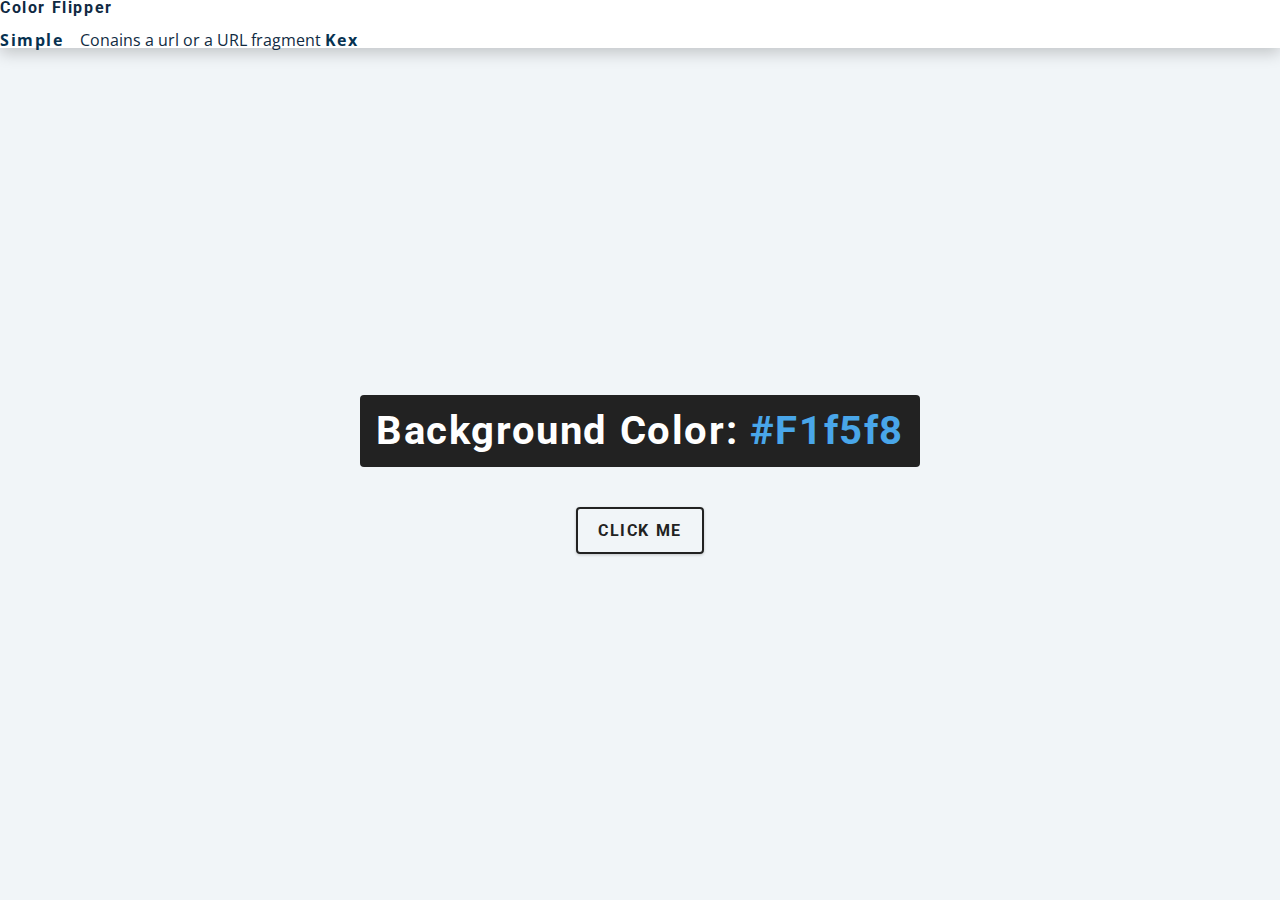
<file: index.html>
<!DOCTYPE html>
<html lang="en">
<head>
    <meta charset="UTF-8">
    <meta name="viewport" content="width=device-width, initial-scale=1.0">
    <title>Color Flipper</title>
    <!-- styles -->
    <link rel="stylesheet" href="styles.css"/>
</head>
<body>
    <nav>
        <div class="nav-center"></div>
            <h4>Color Flipper</h4>
        <ul class="nav-links">
            <li>
                <a href="index.html">simple</a>
            </li>
            <li>Conains a url or a URL fragment
                <a href="hex.html">kex</a>
            </li>
        </ul>
    </nav>
    <main>
        <div class="container">
            <h2>background color: <span class="color">
                #f1f5f8
            </span></h2>
            <button class="btn btn-hero" id="btn">click me</button>
        </div>
    </main>

    <!-- javascript-->
    <script src="app.js"></script>
</body>
</html>
</file>
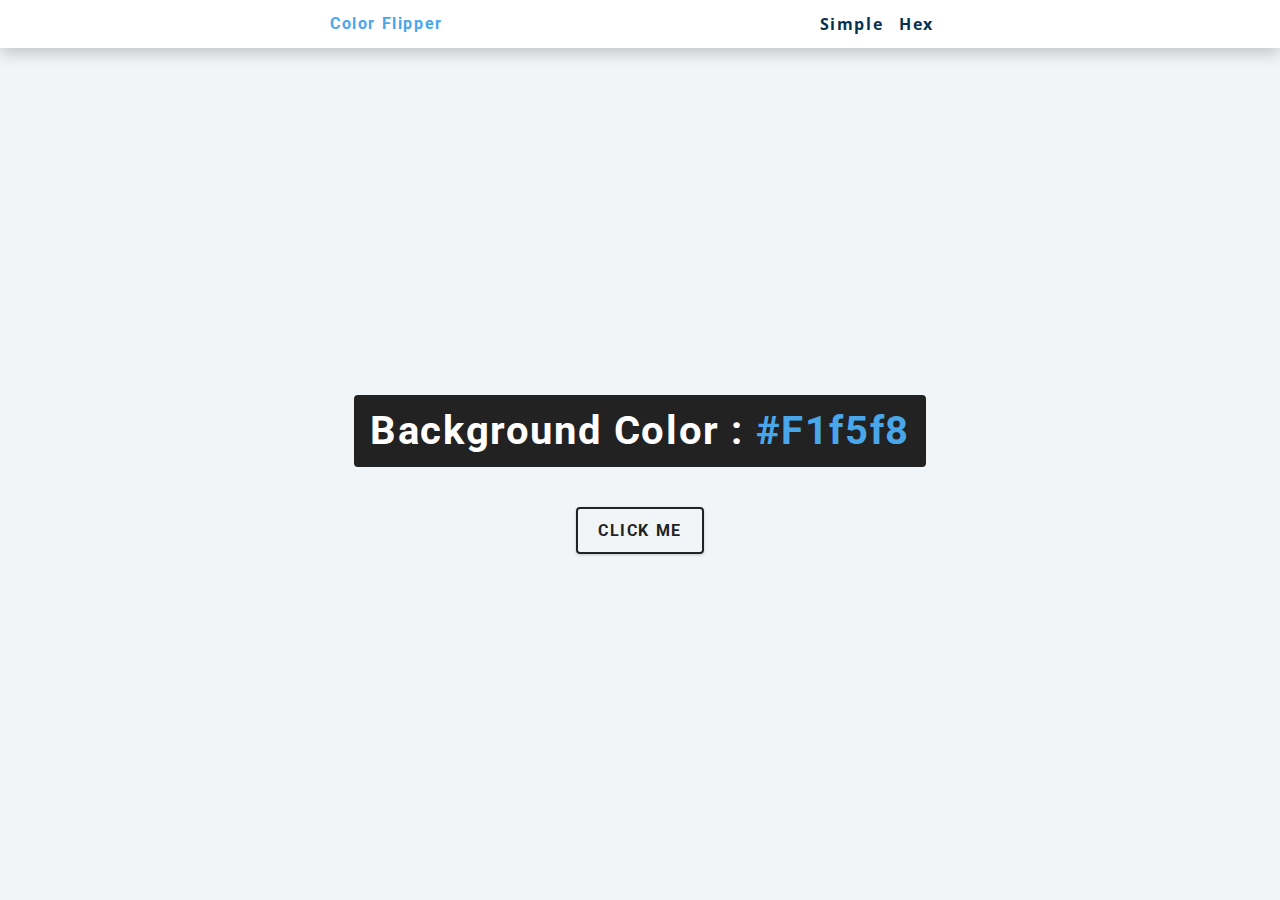
<file: ColorFlipper/index.html>
<!DOCTYPE html>
<html lang="en">
  <head>
    <meta charset="UTF-8" />
    <meta name="viewport" content="width=device-width, initial-scale=1.0" />
    <title>Color Flipper || Simple</title>

    <!-- styles -->
    <link rel="stylesheet" href="styles.css" />
  </head>
  <body>
    <nav>
      <div class="nav-center">
        <h4>color flipper</h4>
        <ul class="nav-links">
          <li><a href="index.html">simple</a></li>
          <li><a href="hex.html">hex</a></li>
        </ul>
      </div>
    </nav>
    <main>
      <div class="container">
        <h2>background color : <span class="color">#f1f5f8</span></h2>
        <button class="btn btn-hero" id="btn">click me</button>
      </div>
    </main>
    <!-- javascript -->
    <script src="app.js"></script>
  </body>
</html>
</file>
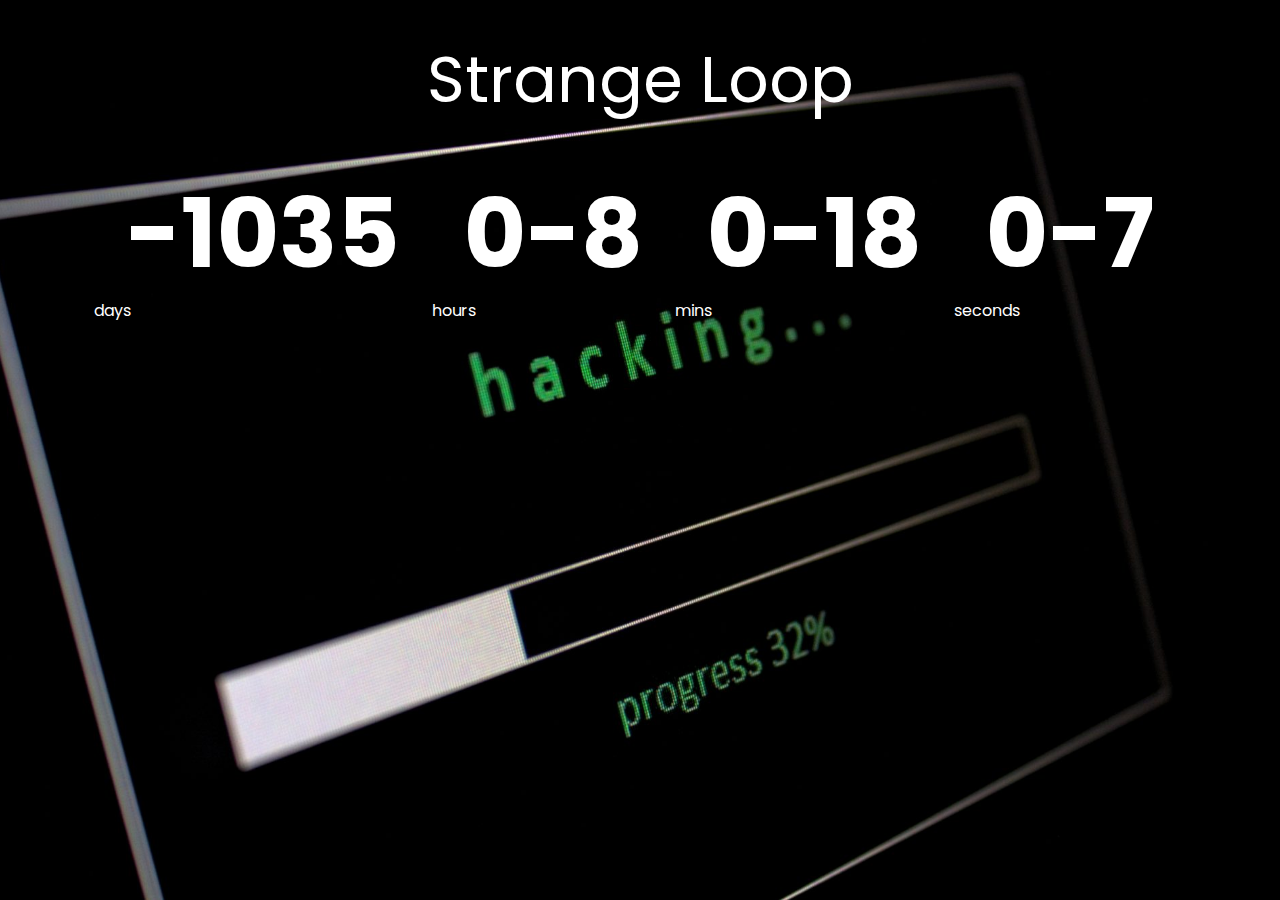
<file: CountDown Timer/index.html>
<!DOCTYPE html>
<html lang="en">
    <head>
        <meta charset="UTF-8" />
        <meta name="viewport" content="width=device-width, initial-scale=1.0" />
        <title>Countdown Timer</title>
        <link rel="stylesheet" href="style.css" />
        <script src="countdown.js" defer></script>
    </head>
    <body>
        <h1>Strange Loop</h1>

        <div class="countdown-container">
            <div class="countdown-el days-c">
                <p class="big-text" id="days">0</p>
                <span style="color:white" >days</span>
            </div>
            <div class="countdown-el hours-c">
                <p class="big-text" id="hours">0</p>
                <span style="color:white">hours</span>
            </div>
            <div class="countdown-el mins-c">
                <p class="big-text" id="mins">0</p>
                <span style="color:white">mins</span>
            </div>
            <div class="countdown-el seconds-c">
                <p class="big-text" id="seconds">0</p>
                <span style="color:white">seconds</span>
            </div>
        </div>
    </body>
</html>
</file>
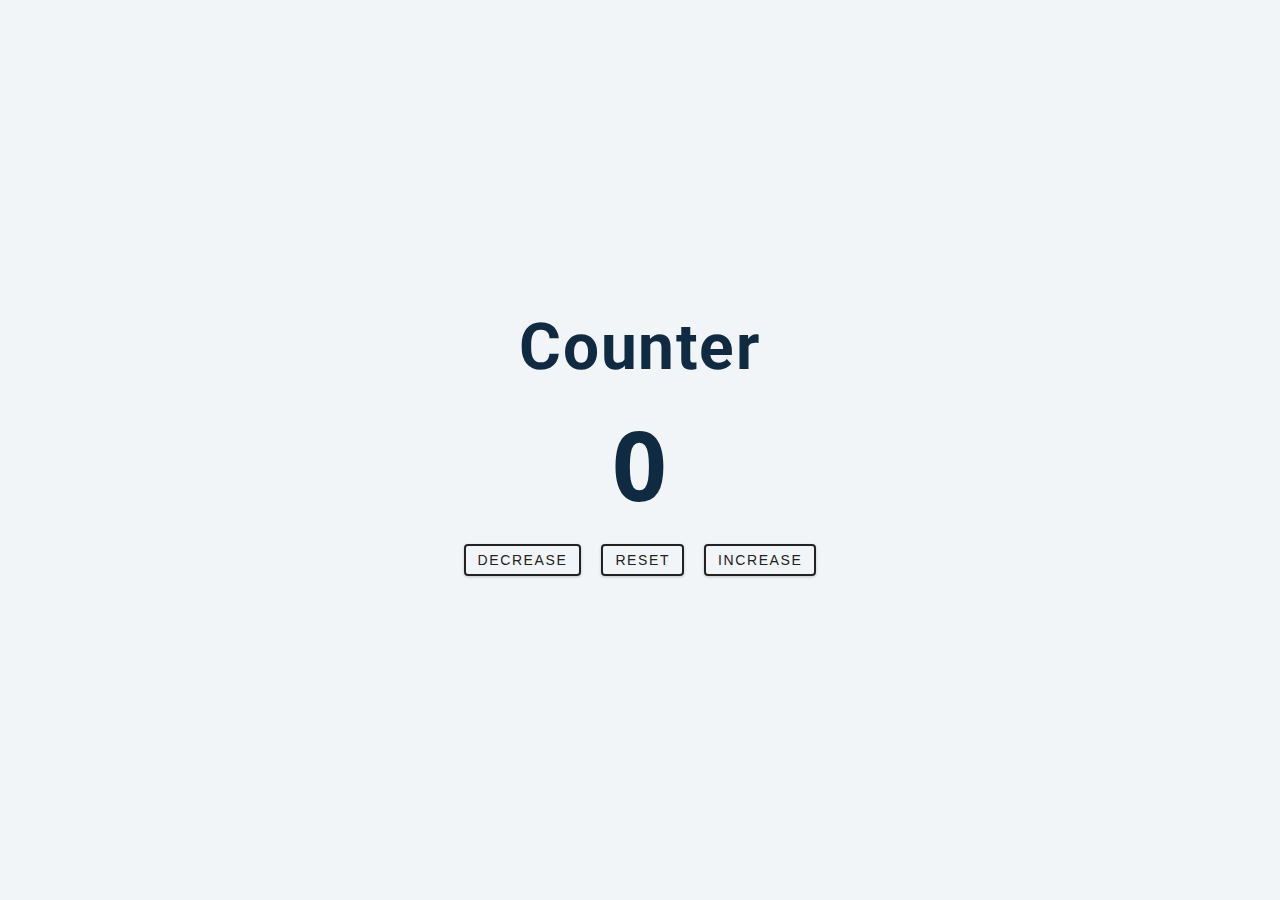
<file: Counter/index.html>
<!DOCTYPE html>
<html lang="en">
  <head>
    <meta charset="UTF-8" />
    <meta name="viewport" content="width=device-width, initial-scale=1.0" />
    <title>Counter</title>

    <!-- styles -->
    <link rel="stylesheet" href="styles.css" />
  </head>
  <body>
    <main>
      <div class="container">
        <h1>counter</h1>
        <span id="value">0</span>
        <div class="button-container">
          <button class="btn decrease">decrease</button>
          <button class="btn reset">reset</button>
          <button class="btn increase">increase</button>
        </div>
      </div>
    </main>
    <!-- javascript -->
    <script src="counter.js"></script>
  </body>
</html>
</file>
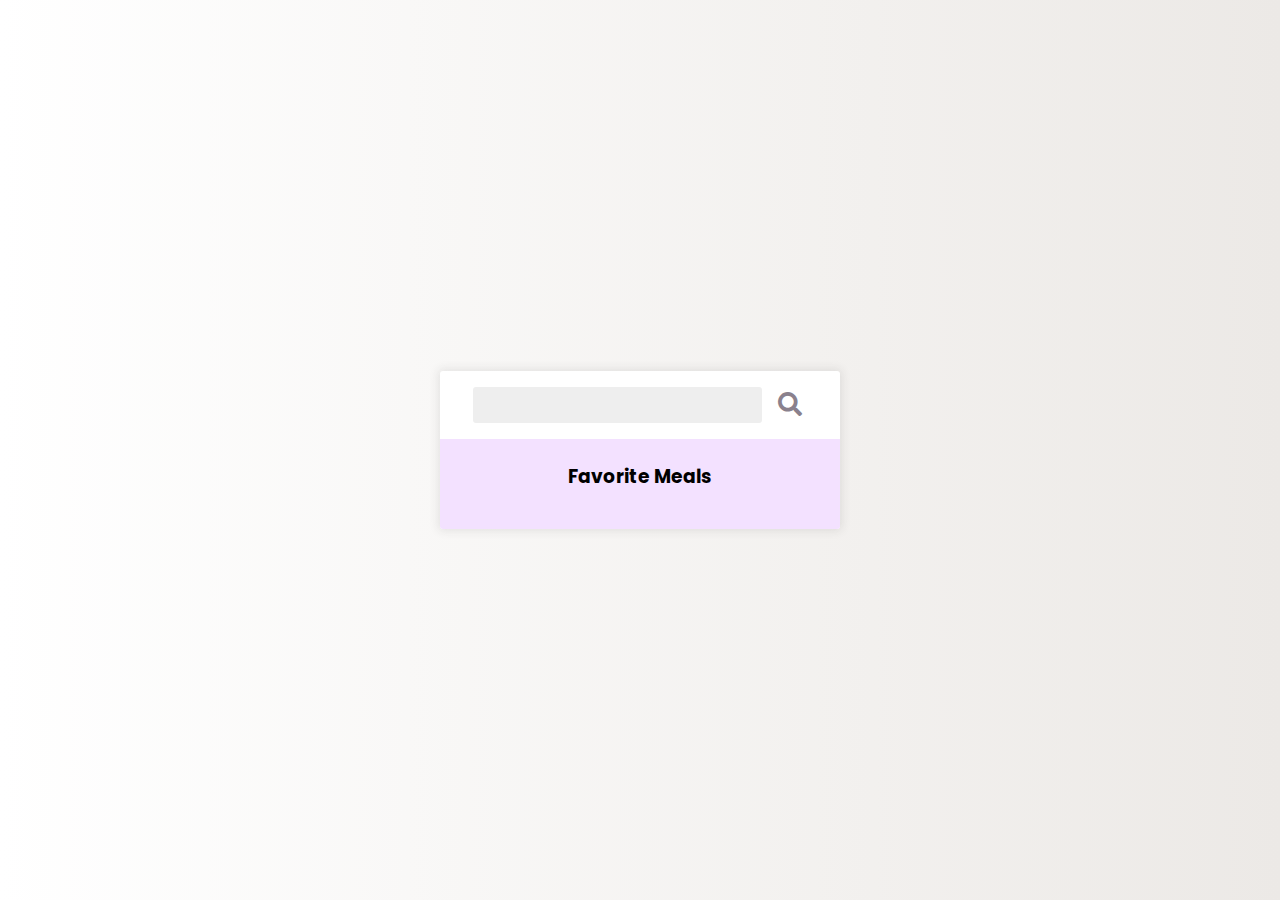
<file: Favorite Recipies/index.html>
<!DOCTYPE html>
<html lang="en">
    <head>
        <meta charset="UTF-8" />
        <meta name="viewport" content="width=device-width, initial-scale=1.0" />
        <title>Recipes App</title>
        <link
            rel="stylesheet"
            href="https://cdnjs.cloudflare.com/ajax/libs/font-awesome/5.14.0/css/all.min.css"
        />
        <link rel="stylesheet" href="style.css" />
        <script src="recipe.js" defer></script>
    </head>
    <body>
        <div class="mobile-container">
            <header>
                <input type="text" id="search-term" />
                <button id="search"><i class="fas fa-search"></i></button>
            </header>
            <div class="fav-container">
                <h3>Favorite Meals</h3>
                <ul class="fav-meals" id="fav-meals"></ul>
            </div>
            <div class="meals" id="meals"></div>
        </div>

        <div class="popup-container hidden" id="meal-popup">
            <div class="popup">
                <button id="close-popup" class="close-popup">
                    <i class="fas fa-times"></i>
                </button>
                <div class="meal-info" id="meal-info"></div>
            </div>
        </div>
    </body>
</html>
</file>
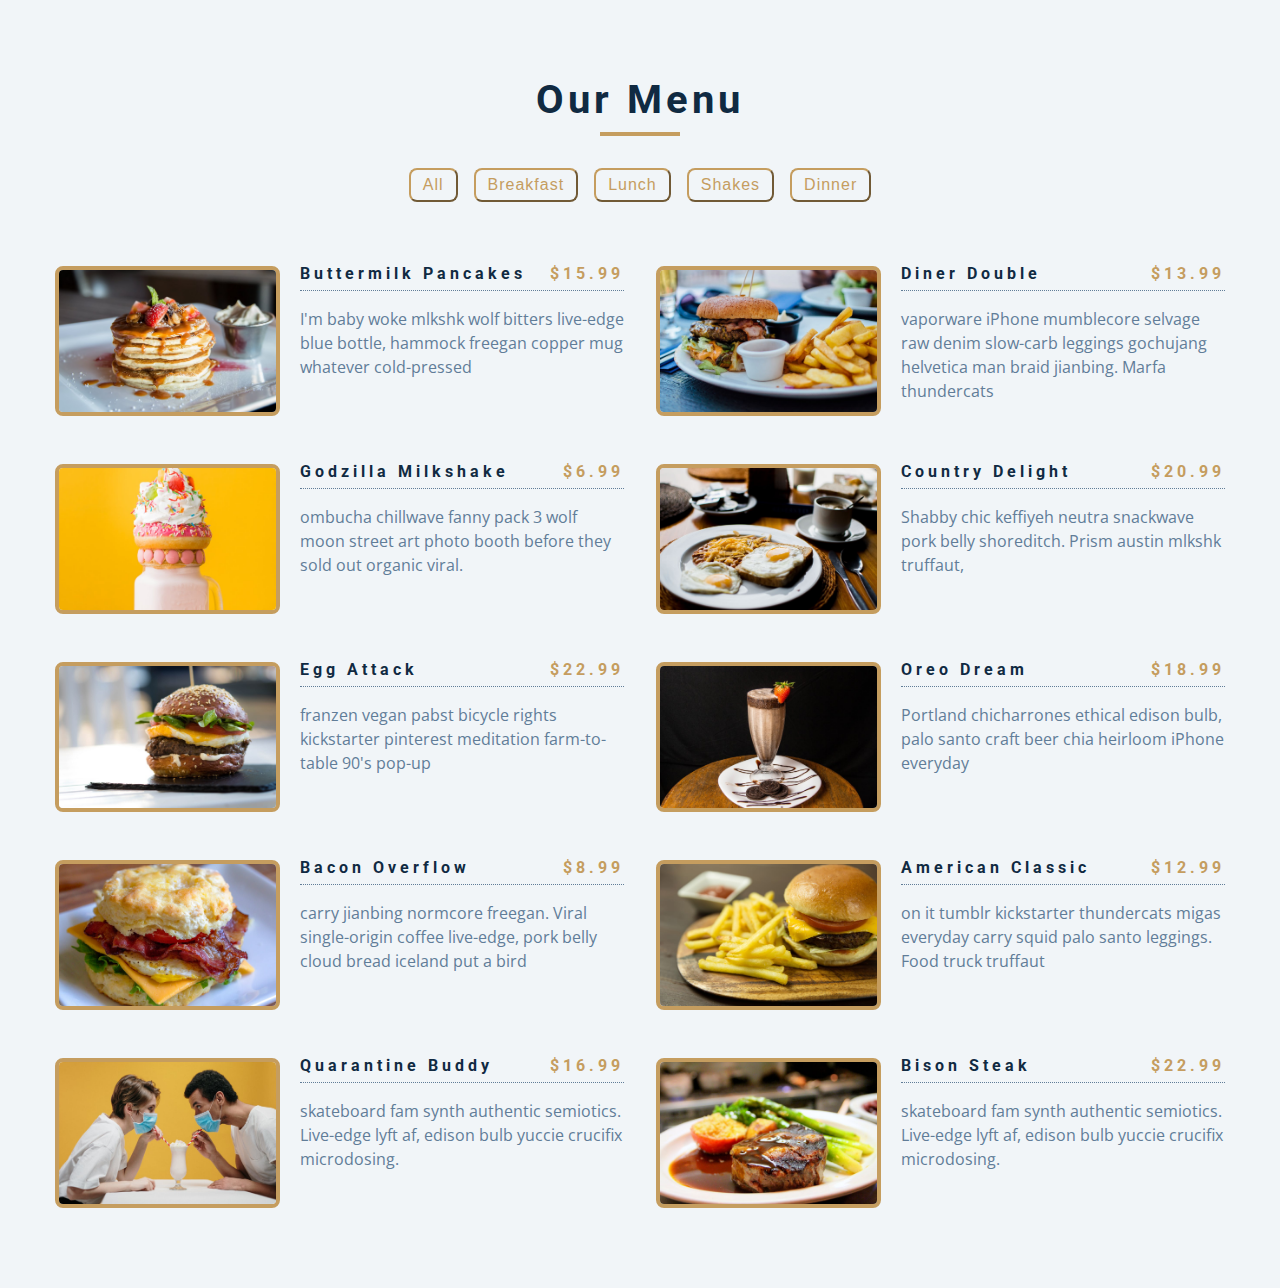
<file: Menu Display/index.html>
<!DOCTYPE html>
<html lang="en">
<head>
    <meta charset="UTF-8">
    <meta name="viewname" content="width=device-width, initial-scale=1.0"/>
    <title>Menu</title>
    <!-- font awesome -->
    <link
      rel="stylesheet"
      href="https://cdnjs.cloudflare.com/ajax/libs/font-awesome/5.14.0/css/all.min.css"
    />
    <!-- styles -->
    <link rel="stylesheet" href="styles.css" />
</head>
<body>
    <section class="menu">
        <!-- title-->
        <div class="title">
            <h2>Our Menu</h2>
            <div class="underline"></div>
        </div>
        <!-- filter buttons  -->
        <div class="btn-container">
            <!-- <<button class="filter-btn" type="button" data-id="all">All</button>
            <button class="filter-btn" type="button" data-id="breakfast">Breakfast</button>
            <button class="filter-btn" type="button" data-id="lunch">Lunch</button>
            <button class="filter-btn" type="button" data-id="shakes">Shakes</button> -->
        </div>
        <!-- menu items -->
        <div class="section-center">
            <!-- single item -->
            <!-- <article class="menu-item">
                <img src="menu-item.jpeg" class="photo" alt="menu item">
                <div class="item-info">
                    <header>
                        <h4>Buttermilk Pancakes </h4>
                        <h4 class="price"> $15</h4>
                    </header>
                    <p class="item-text">
                        Lorem ipsum sample text to desxribe product
                    </p>
                </div>

            </article> -->
        </div>

    </section>

    <script src="menu.js"></script>

</body>
</html>
</file>
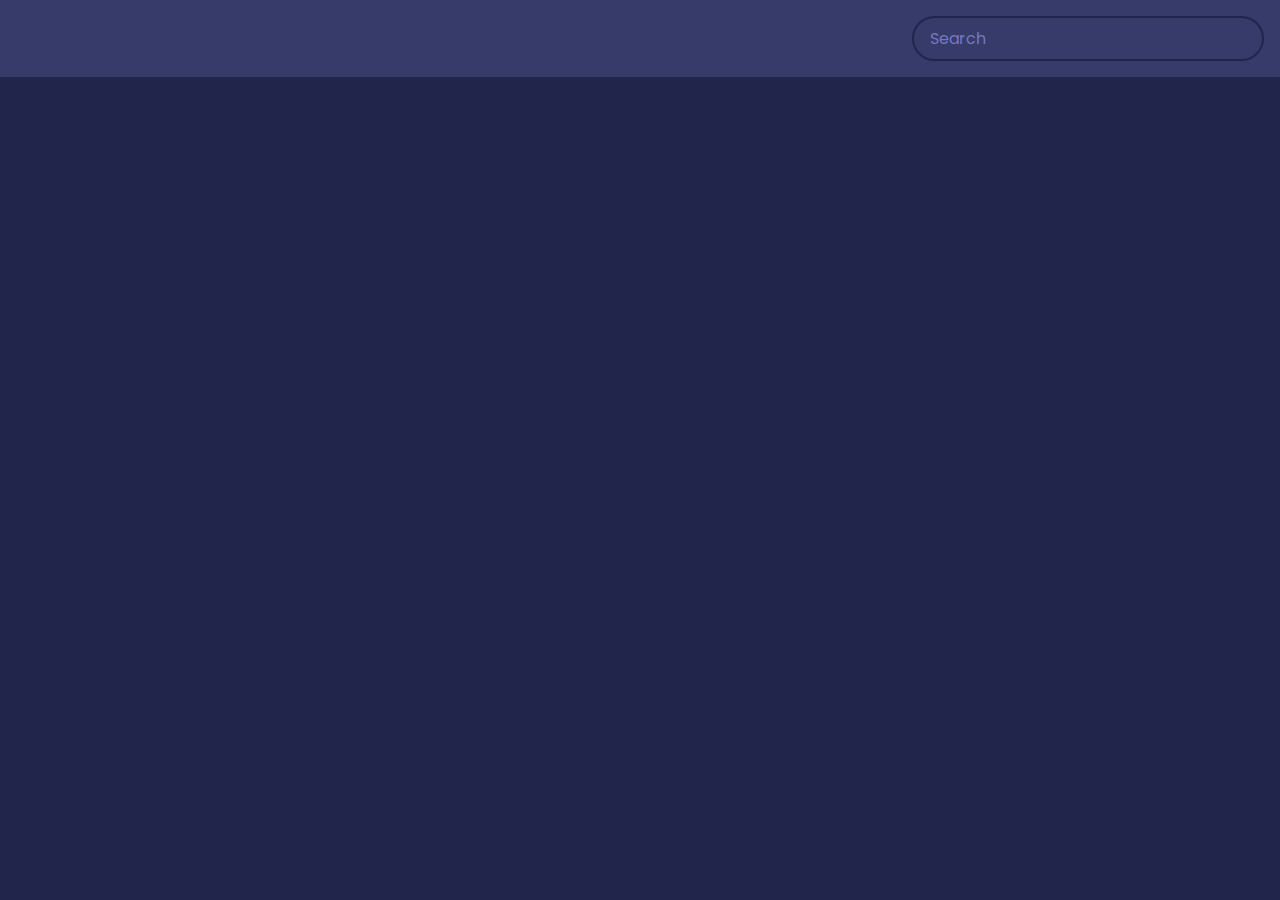
<file: Movies App/index.html>
<!DOCTYPE html>
<html lang="en">
    <head>
        <meta charset="UTF-8" />
        <meta name="viewport" content="width=device-width, initial-scale=1.0" />
        <title>Movie App</title>
        <link rel="stylesheet" href="styles.css" />
        <script  src="movies.js" defer></script>
    </head>
    <body>
        <header>
            <form id="form">
                <input
                    type="text"
                    id="search"
                    placeholder="Search"
                    class="search"
                />
            </form>
        </header>
        <main id="main"></main>
    </body>
</html>
</file>
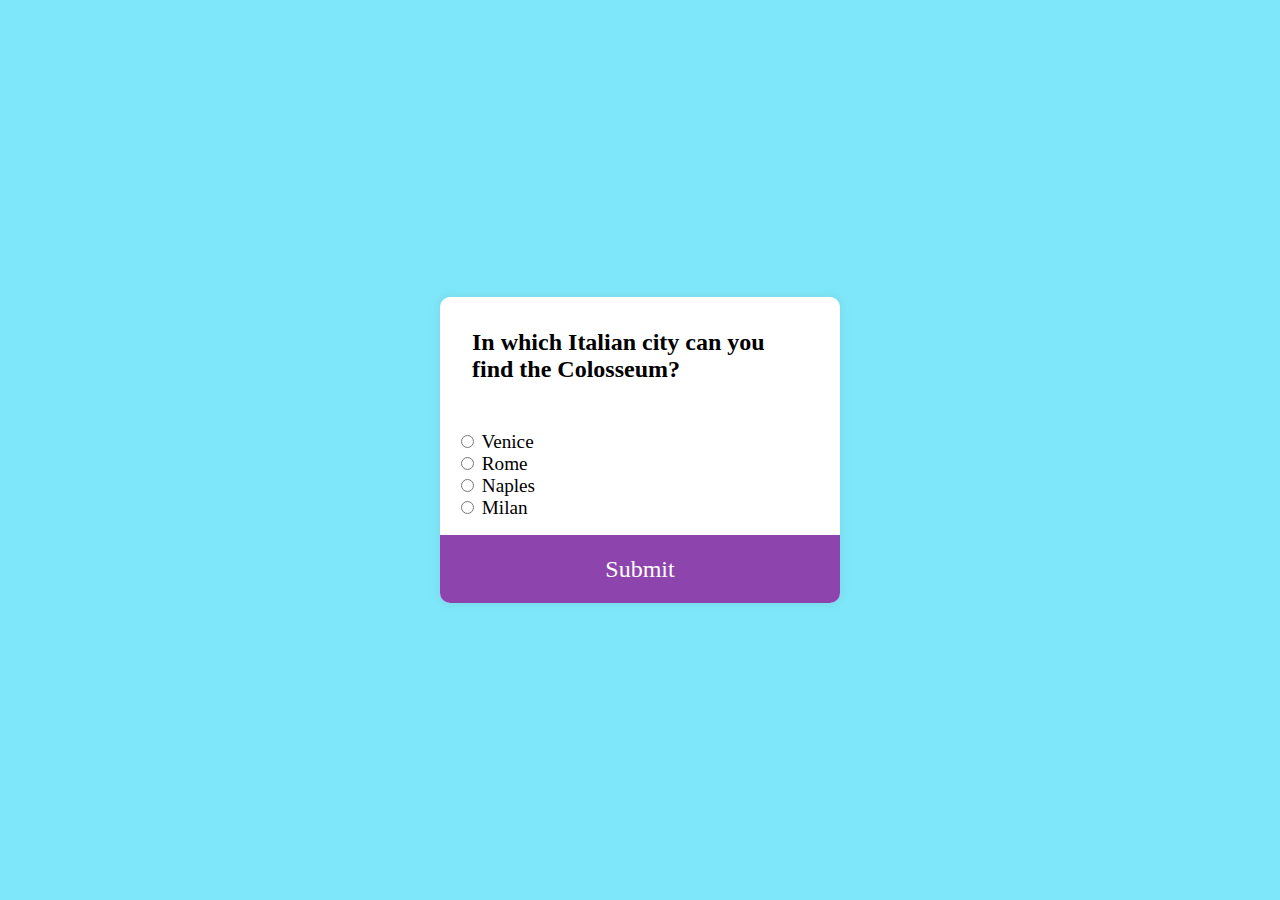
<file: Quiz/index.html>
<!DOCTYPE html>
<html lang="en">
<head>
    <meta charset="UTF-8">
    <meta name="viewport" content="width=device-width initial-scale=1.0" />
    <title>Quiz App</title>
    <link rel="stylesheet" href="style.css" />
    <script src="quiz.js" defer></script>
</head>
<body>
   
    <div class="quiz-container" id ="quiz">
        <div class="quiz-header">
            <h2 id="question">Question Text</h2>
        </div>
        
        <ul>
            <li>
                <input type="radio" id="a" name="answer">
                <label id="a_text" for="a" >Question</label>
            </li>
            <li>
                <input type="radio" id="b" name="answer">
                <label id="b_text" for="b">Question</label>
            </li>
            <li>
                <input type="radio" id="c" name="answer">
                <label id="c_text" for="c" >Question</label>
            </li>
            <li>
                <input type="radio" id="d" name="answer">
                <label id="d_text" for="d" >Question</label>
            </li>
         
        </ul>
        <button id="submit">Submit</button>
    </div> 

</body>
</html>
</file>
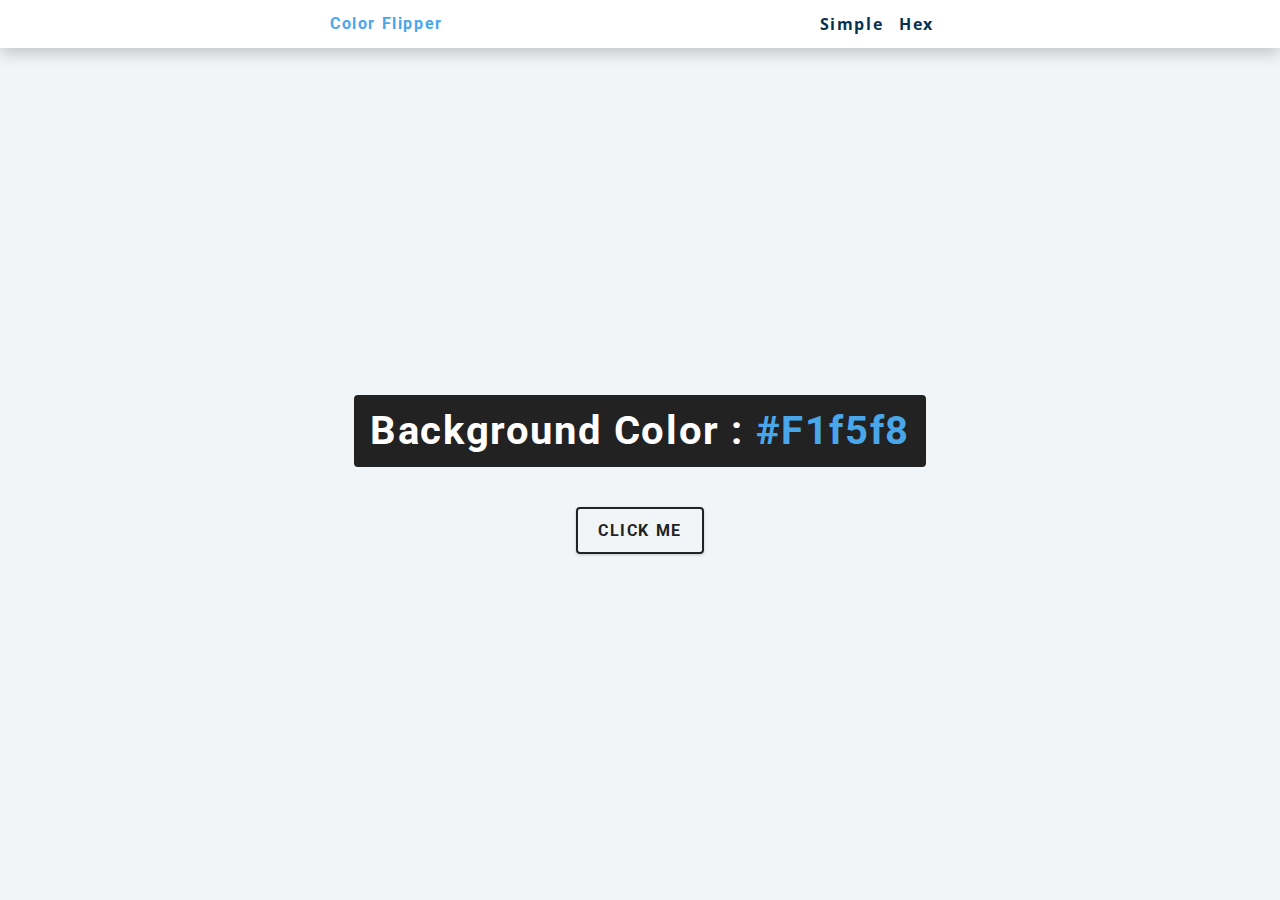
<file: hex.html>
<!DOCTYPE html>
<html lang="en">
  <head>
    <meta charset="UTF-8" />
    <meta name="viewport" content="width=device-width, initial-scale=1.0" />
    <title>Color Flipper || Hex</title>

    <!-- styles -->
    <link rel="stylesheet" href="styles.css" />
  </head>

  <body>
    <nav>
      <div class="nav-center">
        <h4>color flipper</h4>
        <ul class="nav-links">
          <li><a href="index.html">simple</a></li>
          <li><a href="hex.html">hex</a></li>
        </ul>
      </div>
    </nav>
    <main>
      <div class="container">
        <h2>background color : <span class="color">#f1f5f8</span></h2>
        <button class="btn btn-hero" id="btn">click me</button>
      </div>
    </main>
    <!-- javascript -->
    <script src="hex.js"></script>
  </body>
</html>
</file>
<file: styles.css>
/*
===============
Fonts
===============
*/
@import url("https://fonts.googleapis.com/css?family=Open+Sans|Roboto:400,700&display=swap");

/*
===============
Variables
===============
*/

:root {
  /* dark shades of primary color*/
  --clr-primary-1: hsl(205, 86%, 17%);
  --clr-primary-2: hsl(205, 77%, 27%);
  --clr-primary-3: hsl(205, 72%, 37%);
  --clr-primary-4: hsl(205, 63%, 48%);
  /* primary/main color */
  --clr-primary-5: hsl(205, 78%, 60%);
  /* lighter shades of primary color */
  --clr-primary-6: hsl(205, 89%, 70%);
  --clr-primary-7: hsl(205, 90%, 76%);
  --clr-primary-8: hsl(205, 86%, 81%);
  --clr-primary-9: hsl(205, 90%, 88%);
  --clr-primary-10: hsl(205, 100%, 96%);
  /* darkest grey - used for headings */
  --clr-grey-1: hsl(209, 61%, 16%);
  --clr-grey-2: hsl(211, 39%, 23%);
  --clr-grey-3: hsl(209, 34%, 30%);
  --clr-grey-4: hsl(209, 28%, 39%);
  /* grey used for paragraphs */
  --clr-grey-5: hsl(210, 22%, 49%);
  --clr-grey-6: hsl(209, 23%, 60%);
  --clr-grey-7: hsl(211, 27%, 70%);
  --clr-grey-8: hsl(210, 31%, 80%);
  --clr-grey-9: hsl(212, 33%, 89%);
  --clr-grey-10: hsl(210, 36%, 96%);
  --clr-white: #fff;
  --clr-red-dark: hsl(360, 67%, 44%);
  --clr-red-light: hsl(360, 71%, 66%);
  --clr-green-dark: hsl(125, 67%, 44%);
  --clr-green-light: hsl(125, 71%, 66%);
  --clr-black: #222;
  --ff-primary: "Roboto", sans-serif;
  --ff-secondary: "Open Sans", sans-serif;
  --transition: all 0.3s linear;
  --spacing: 0.1rem;
  --radius: 0.25rem;
  --light-shadow: 0 5px 15px rgba(0, 0, 0, 0.1);
  --dark-shadow: 0 5px 15px rgba(0, 0, 0, 0.2);
  --max-width: 1170px;
  --fixed-width: 620px;
}
/*
===============
Global Styles
===============
*/

*,
::after,
::before {
  margin: 0;
  padding: 0;
  box-sizing: border-box;
}
body {
  font-family: var(--ff-secondary);
  background: var(--clr-grey-10);
  color: var(--clr-grey-1);
  line-height: 1.5;
  font-size: 0.875rem;
}
ul {
  list-style-type: none;
}
a {
  text-decoration: none;
}
h1,
h2,
h3,
h4 {
  letter-spacing: var(--spacing);
  text-transform: capitalize;
  line-height: 1.25;
  margin-bottom: 0.75rem;
  font-family: var(--ff-primary);
}
h1 {
  font-size: 3rem;
}
h2 {
  font-size: 2rem;
}
h3 {
  font-size: 1.25rem;
}
h4 {
  font-size: 0.875rem;
}
p {
  margin-bottom: 1.25rem;
  color: var(--clr-grey-5);
}
@media screen and (min-width: 800px) {
  h1 {
    font-size: 4rem;
  }
  h2 {
    font-size: 2.5rem;
  }
  h3 {
    font-size: 1.75rem;
  }
  h4 {
    font-size: 1rem;
  }
  body {
    font-size: 1rem;
  }
  h1,
  h2,
  h3,
  h4 {
    line-height: 1;
  }
}
/*  global classes */

/* section */
.section {
  padding: 5rem 0;
}

.section-center {
  width: 90vw;
  margin: 0 auto;
  max-width: 1170px;
}
@media screen and (min-width: 992px) {
  .section-center {
    width: 95vw;
  }
}
main {
  min-height: 100vh;
  display: grid;
  place-items: center;
}

/*
===============
Nav
===============
*/
nav {
  background: var(--clr-white);
  height: 3rem;
  display: grid;
  align-items: center;
  box-shadow: var(--dark-shadow);
}
.nav-center {
  width: 90vw;
  max-width: var(--fixed-width);
  margin: 0 auto;
  display: flex;
  align-items: center;
  justify-content: space-between;
}
.nav-center h4 {
  margin-bottom: 0;
  color: var(--clr-primary-5);
}
.nav-links {
  display: flex;
}
nav a {
  text-transform: capitalize;
  font-weight: 700;
  font-size: 1rem;
  color: var(--clr-primary-1);
  letter-spacing: var(--spacing);
  margin-right: 1rem;
}
nav a:hover {
  color: var(--clr-primary-5);
}
/*
===============
Container
===============
*/
main {
  min-height: calc(100vh - 3rem);
  display: grid;
  place-items: center;
}
.container {
  text-align: center;
}
.container h2 {
  background: var(--clr-black);
  color: var(--clr-white);
  padding: 1rem;
  border-radius: var(--radius);
  margin-bottom: 2.5rem;
}
.color {
  color: var(--clr-primary-5);
}
.btn-hero {
  font-family: var(--ff-primary);
  text-transform: uppercase;
  background: transparent;
  color: var(--clr-black);
  letter-spacing: var(--spacing);
  display: inline-block;
  font-weight: 700;
  transition: var(--transition);
  border: 2px solid var(--clr-black);
  cursor: pointer;
  box-shadow: 0 1px 3px rgba(0, 0, 0, 0.2);
  border-radius: var(--radius);
  font-size: 1rem;
  padding: 0.75rem 1.25rem;
}
.btn-hero:hover {
  color: var(--clr-white);
  background: var(--clr-black);
}
</file>
<file: ColorFlipper/styles.css>
/*
===============
Fonts
===============
*/
@import url("https://fonts.googleapis.com/css?family=Open+Sans|Roboto:400,700&display=swap");

/*
===============
Variables
===============
*/

:root {
  /* dark shades of primary color*/
  --clr-primary-1: hsl(205, 86%, 17%);
  --clr-primary-2: hsl(205, 77%, 27%);
  --clr-primary-3: hsl(205, 72%, 37%);
  --clr-primary-4: hsl(205, 63%, 48%);
  /* primary/main color */
  --clr-primary-5: hsl(205, 78%, 60%);
  /* lighter shades of primary color */
  --clr-primary-6: hsl(205, 89%, 70%);
  --clr-primary-7: hsl(205, 90%, 76%);
  --clr-primary-8: hsl(205, 86%, 81%);
  --clr-primary-9: hsl(205, 90%, 88%);
  --clr-primary-10: hsl(205, 100%, 96%);
  /* darkest grey - used for headings */
  --clr-grey-1: hsl(209, 61%, 16%);
  --clr-grey-2: hsl(211, 39%, 23%);
  --clr-grey-3: hsl(209, 34%, 30%);
  --clr-grey-4: hsl(209, 28%, 39%);
  /* grey used for paragraphs */
  --clr-grey-5: hsl(210, 22%, 49%);
  --clr-grey-6: hsl(209, 23%, 60%);
  --clr-grey-7: hsl(211, 27%, 70%);
  --clr-grey-8: hsl(210, 31%, 80%);
  --clr-grey-9: hsl(212, 33%, 89%);
  --clr-grey-10: hsl(210, 36%, 96%);
  --clr-white: #fff;
  --clr-red-dark: hsl(360, 67%, 44%);
  --clr-red-light: hsl(360, 71%, 66%);
  --clr-green-dark: hsl(125, 67%, 44%);
  --clr-green-light: hsl(125, 71%, 66%);
  --clr-black: #222;
  --ff-primary: "Roboto", sans-serif;
  --ff-secondary: "Open Sans", sans-serif;
  --transition: all 0.3s linear;
  --spacing: 0.1rem;
  --radius: 0.25rem;
  --light-shadow: 0 5px 15px rgba(0, 0, 0, 0.1);
  --dark-shadow: 0 5px 15px rgba(0, 0, 0, 0.2);
  --max-width: 1170px;
  --fixed-width: 620px;
}
/*
===============
Global Styles
===============
*/

*,
::after,
::before {
  margin: 0;
  padding: 0;
  box-sizing: border-box;
}
body {
  font-family: var(--ff-secondary);
  background: var(--clr-grey-10);
  color: var(--clr-grey-1);
  line-height: 1.5;
  font-size: 0.875rem;
}
ul {
  list-style-type: none;
}
a {
  text-decoration: none;
}
h1,
h2,
h3,
h4 {
  letter-spacing: var(--spacing);
  text-transform: capitalize;
  line-height: 1.25;
  margin-bottom: 0.75rem;
  font-family: var(--ff-primary);
}
h1 {
  font-size: 3rem;
}
h2 {
  font-size: 2rem;
}
h3 {
  font-size: 1.25rem;
}
h4 {
  font-size: 0.875rem;
}
p {
  margin-bottom: 1.25rem;
  color: var(--clr-grey-5);
}
@media screen and (min-width: 800px) {
  h1 {
    font-size: 4rem;
  }
  h2 {
    font-size: 2.5rem;
  }
  h3 {
    font-size: 1.75rem;
  }
  h4 {
    font-size: 1rem;
  }
  body {
    font-size: 1rem;
  }
  h1,
  h2,
  h3,
  h4 {
    line-height: 1;
  }
}
/*  global classes */

/* section */
.section {
  padding: 5rem 0;
}

.section-center {
  width: 90vw;
  margin: 0 auto;
  max-width: 1170px;
}
@media screen and (min-width: 992px) {
  .section-center {
    width: 95vw;
  }
}
main {
  min-height: 100vh;
  display: grid;
  place-items: center;
}

/*
===============
Nav
===============
*/
nav {
  background: var(--clr-white);
  height: 3rem;
  display: grid;
  align-items: center;
  box-shadow: var(--dark-shadow);
}
.nav-center {
  width: 90vw;
  max-width: var(--fixed-width);
  margin: 0 auto;
  display: flex;
  align-items: center;
  justify-content: space-between;
}
.nav-center h4 {
  margin-bottom: 0;
  color: var(--clr-primary-5);
}
.nav-links {
  display: flex;
}
nav a {
  text-transform: capitalize;
  font-weight: 700;
  font-size: 1rem;
  color: var(--clr-primary-1);
  letter-spacing: var(--spacing);
  margin-right: 1rem;
}
nav a:hover {
  color: var(--clr-primary-5);
}
/*
===============
Container
===============
*/
main {
  min-height: calc(100vh - 3rem);
  display: grid;
  place-items: center;
}
.container {
  text-align: center;
}
.container h2 {
  background: var(--clr-black);
  color: var(--clr-white);
  padding: 1rem;
  border-radius: var(--radius);
  margin-bottom: 2.5rem;
}
.color {
  color: var(--clr-primary-5);
}
.btn-hero {
  font-family: var(--ff-primary);
  text-transform: uppercase;
  background: transparent;
  color: var(--clr-black);
  letter-spacing: var(--spacing);
  display: inline-block;
  font-weight: 700;
  transition: var(--transition);
  border: 2px solid var(--clr-black);
  cursor: pointer;
  box-shadow: 0 1px 3px rgba(0, 0, 0, 0.2);
  border-radius: var(--radius);
  font-size: 1rem;
  padding: 0.75rem 1.25rem;
}
.btn-hero:hover {
  color: var(--clr-white);
  background: var(--clr-black);
}
</file>
<file: CountDown Timer/style.css>
@import url("https://fonts.googleapis.com/css2?family=Poppins:wght@200;400;600&display=swap");

* {
    box-sizing: border-box;
}

body {
    background-image: url("./background.jpg");
    background-size: cover;
    background-position: center center;
    display: flex;
    flex-direction: column;
    align-items: center;
    min-height: 100vh;
    font-family: "Poppins", sans-serif;
    margin: 0;
}

h1 {
    font-weight: normal;
    font-size: 4rem;
    margin-top: 2rem;
    color: white;
}

.countdown-container {
    display:  flex;
    flex-wrap: wrap;
    justify-content: left;
}

.big-text {
    font-weight: bold;
    font-size: 6rem;
    line-height: 1;
    margin: 1rem 2rem;
    color: white;


.countdown-el {
    text-align: center;
    color:white;

}

.countdown-el span {
    font-size: 1.3rem;



}
</file>
<file: Counter/styles.css>
/*
===============
Fonts
===============
*/
@import url("https://fonts.googleapis.com/css?family=Open+Sans|Roboto:400,700&display=swap");

/*
===============
Variables
===============
*/

:root {
  /* dark shades of primary color*/
  --clr-primary-1: hsl(205, 86%, 17%);
  --clr-primary-2: hsl(205, 77%, 27%);
  --clr-primary-3: hsl(205, 72%, 37%);
  --clr-primary-4: hsl(205, 63%, 48%);
  /* primary/main color */
  --clr-primary-5: hsl(205, 78%, 60%);
  /* lighter shades of primary color */
  --clr-primary-6: hsl(205, 89%, 70%);
  --clr-primary-7: hsl(205, 90%, 76%);
  --clr-primary-8: hsl(205, 86%, 81%);
  --clr-primary-9: hsl(205, 90%, 88%);
  --clr-primary-10: hsl(205, 100%, 96%);
  /* darkest grey - used for headings */
  --clr-grey-1: hsl(209, 61%, 16%);
  --clr-grey-2: hsl(211, 39%, 23%);
  --clr-grey-3: hsl(209, 34%, 30%);
  --clr-grey-4: hsl(209, 28%, 39%);
  /* grey used for paragraphs */
  --clr-grey-5: hsl(210, 22%, 49%);
  --clr-grey-6: hsl(209, 23%, 60%);
  --clr-grey-7: hsl(211, 27%, 70%);
  --clr-grey-8: hsl(210, 31%, 80%);
  --clr-grey-9: hsl(212, 33%, 89%);
  --clr-grey-10: hsl(210, 36%, 96%);
  --clr-white: #fff;
  --clr-red-dark: hsl(360, 67%, 44%);
  --clr-red-light: hsl(360, 71%, 66%);
  --clr-green-dark: hsl(125, 67%, 44%);
  --clr-green-light: hsl(125, 71%, 66%);
  --clr-black: #222;
  --ff-primary: "Roboto", sans-serif;
  --ff-secondary: "Open Sans", sans-serif;
  --transition: all 0.3s linear;
  --spacing: 0.1rem;
  --radius: 0.25rem;
  --light-shadow: 0 5px 15px rgba(0, 0, 0, 0.1);
  --dark-shadow: 0 5px 15px rgba(0, 0, 0, 0.2);
  --max-width: 1170px;
  --fixed-width: 620px;
}
/*
===============
Global Styles
===============
*/

*,
::after,
::before {
  margin: 0;
  padding: 0;
  box-sizing: border-box;
}
body {
  font-family: var(--ff-secondary);
  background: var(--clr-grey-10);
  color: var(--clr-grey-1);
  line-height: 1.5;
  font-size: 0.875rem;
}
ul {
  list-style-type: none;
}
a {
  text-decoration: none;
}
h1,
h2,
h3,
h4 {
  letter-spacing: var(--spacing);
  text-transform: capitalize;
  line-height: 1.25;
  margin-bottom: 0.75rem;
  font-family: var(--ff-primary);
}
h1 {
  font-size: 3rem;
}
h2 {
  font-size: 2rem;
}
h3 {
  font-size: 1.25rem;
}
h4 {
  font-size: 0.875rem;
}
p {
  margin-bottom: 1.25rem;
  color: var(--clr-grey-5);
}
@media screen and (min-width: 800px) {
  h1 {
    font-size: 4rem;
  }
  h2 {
    font-size: 2.5rem;
  }
  h3 {
    font-size: 1.75rem;
  }
  h4 {
    font-size: 1rem;
  }
  body {
    font-size: 1rem;
  }
  h1,
  h2,
  h3,
  h4 {
    line-height: 1;
  }
}
/*  global classes */

/* section */
.section {
  padding: 5rem 0;
}

.section-center {
  width: 90vw;
  margin: 0 auto;
  max-width: 1170px;
}
@media screen and (min-width: 992px) {
  .section-center {
    width: 95vw;
  }
}
main {
  min-height: 100vh;
  display: grid;
  place-items: center;
}

/*
===============
Counter
===============
*/

main {
  min-height: 100vh;
  display: grid;
  place-items: center;
}
.container {
  text-align: center;
}
#value {
  font-size: 6rem;
  font-weight: bold;
}
.btn {
  text-transform: uppercase;
  background: transparent;
  color: var(--clr-black);
  padding: 0.375rem 0.75rem;
  letter-spacing: var(--spacing);
  display: inline-block;
  transition: var(--transition);
  font-size: 0.875rem;
  border: 2px solid var(--clr-black);
  cursor: pointer;
  box-shadow: 0 1px 3px rgba(0, 0, 0, 0.2);
  border-radius: var(--radius);
  margin: 0.5rem;
}
.btn:hover {
  color: var(--clr-white);
  background: var(--clr-black);
}
</file>
<file: Favorite Recipies/style.css>
@import url("https://fonts.googleapis.com/css2?family=Poppins:wght@200;400;600&display=swap");

* {
    box-sizing: border-box;
}

body {
    background: #ece9e6;
    background: -webkit-linear-gradient(to right, #ffffff, #ece9e6);
    background: linear-gradient(to right, #ffffff, #ece9e6);
    display: flex;
    align-items: center;
    justify-content: center;
    font-family: "Poppins", sans-serif;
    margin: 0;
    min-height: 100vh;
}

img {
    max-width: 100%;
}

.mobile-container {
    background-color: #fff;
    box-shadow: 0 0 10px 2px #3333331a;
    border-radius: 3px;
    overflow: hidden;
    width: 400px;
}

header {
    display: flex;
    align-items: center;
    justify-content: center;
    padding: 1rem;
}

header input {
    background-color: #eee;
    border: none;
    border-radius: 3px;
    font-family: inherit;
    padding: 0.5rem 1rem;
}

header button {
    background-color: transparent;
    border: none;
    color: rgb(138, 129, 141);
    font-size: 1.5rem;
    margin-left: 10px;
}

.fav-container {
    background-color: rgb(243, 225, 255);
    padding: 0.25rem 1rem;
    text-align: center;
}

.fav-meals {
    display: flex;
    flex-wrap: wrap;
    justify-content: center;
    list-style-type: none;
    padding: 0;
}

.fav-meals li {
    cursor: pointer;
    position: relative;
    margin: 5px;
    width: 75px;
}

.fav-meals li .clear {
    background-color: transparent;
    border: none;
    cursor: pointer;
    opacity: 0;
    position: absolute;
    top: -0.5rem;
    right: -0.5rem;
    font-size: 1.2rem;
}

.fav-meals li:hover .clear {
    opacity: 1;
}

.fav-meals li img {
    border: 2px solid #ffffff;
    border-radius: 50%;
    box-shadow: 0 0 10px 2px #3333331a;
    object-fit: cover;
    height: 70px;
    width: 70px;
}

.fav-meals li span {
    display: inline-block;
    font-size: 0.9rem;
    white-space: nowrap;
    overflow: hidden;
    text-overflow: ellipsis;
    width: 75px;
}

.meal {
    border-radius: 3px;
    box-shadow: 0 0 10px 2px #3333331a;
    cursor: pointer;
    margin: 1.5rem;
    overflow: hidden;
}

.meal-header {
    position: relative;
}

.meal-header .random {
    position: absolute;
    top: 1rem;
    background-color: #fff;
    padding: 0.25rem 1rem;
    border-top-right-radius: 3px;
    border-bottom-right-radius: 3px;
}

.meal-header img {
    object-fit: cover;
    height: 250px;
    width: 100%;
}

.meal-body {
    display: flex;
    align-items: center;
    justify-content: space-between;
    padding: 1rem;
}

.meal-body h4 {
    margin: 0;
}

.meal-body .fav-btn {
    border: none;
    background-color: transparent;
    color: rgb(197, 188, 188);
    cursor: pointer;
    font-size: 1.2rem;
}

.meal-body .fav-btn.active {
    color: rebeccapurple;
}

.popup-container {
    background-color: rgba(0, 0, 0, 0.5);
    display: flex;
    align-items: center;
    justify-content: center;
    position: fixed;
    left: 0;
    right: 0;
    top: 0;
    bottom: 0;
}

.popup-container.hidden {
    opacity: 0;
    pointer-events: none;
}

.popup {
    background-color: #fff;
    border-radius: 5px;
    padding: 0 2rem;
    position: relative;
    overflow: auto;
    max-height: 100vh;
    max-width: 600px;
    width: 100%;
}

.popup .close-popup {
    background-color: transparent;
    border: none;
    cursor: pointer;
    font-size: 1.5rem;
    position: absolute;
    top: 1rem;
    right: 1rem;
}

.meal-info h1 {
    text-align: center;
}
</file>
<file: Menu Display/styles.css>
/*
===============
Fonts
===============
*/
@import url("https://fonts.googleapis.com/css?family=Open+Sans|Roboto:400,700&display=swap");

/*
===============
Variables
===============
*/

:root {
  /* dark shades of primary color*/
  --clr-primary-1: hsl(205, 86%, 17%);
  --clr-primary-2: hsl(205, 77%, 27%);
  --clr-primary-3: hsl(205, 72%, 37%);
  --clr-primary-4: hsl(205, 63%, 48%);
  /* primary/main color */
  --clr-primary-5: #49a6e9;
  /* lighter shades of primary color */
  --clr-primary-6: hsl(205, 89%, 70%);
  --clr-primary-7: hsl(205, 90%, 76%);
  --clr-primary-8: hsl(205, 86%, 81%);
  --clr-primary-9: hsl(205, 90%, 88%);
  --clr-primary-10: hsl(205, 100%, 96%);
  /* darkest grey - used for headings */
  --clr-grey-1: hsl(209, 61%, 16%);
  --clr-grey-2: hsl(211, 39%, 23%);
  --clr-grey-3: hsl(209, 34%, 30%);
  --clr-grey-4: hsl(209, 28%, 39%);
  /* grey used for paragraphs */
  --clr-grey-5: hsl(210, 22%, 49%);
  --clr-grey-6: hsl(209, 23%, 60%);
  --clr-grey-7: hsl(211, 27%, 70%);
  --clr-grey-8: hsl(210, 31%, 80%);
  --clr-grey-9: hsl(212, 33%, 89%);
  --clr-grey-10: hsl(210, 36%, 96%);
  --clr-white: #fff;
  --clr-red-dark: hsl(360, 67%, 44%);
  --clr-red-light: hsl(360, 71%, 66%);
  --clr-green-dark: hsl(125, 67%, 44%);
  --clr-green-light: hsl(125, 71%, 66%);
  --clr-gold: #c59d5f;
  --clr-black: #222;
  --ff-primary: "Roboto", sans-serif;
  --ff-secondary: "Open Sans", sans-serif;
  --transition: all 0.3s linear;
  --spacing: 0.25rem;
  --radius: 0.5rem;
  --light-shadow: 0 5px 15px rgba(0, 0, 0, 0.1);
  --dark-shadow: 0 5px 15px rgba(0, 0, 0, 0.2);
  --max-width: 1170px;
  --fixed-width: 620px;
}
/*
===============
Global Styles
===============
*/

*,
::after,
::before {
  margin: 0;
  padding: 0;
  box-sizing: border-box;
}
body {
  font-family: var(--ff-secondary);
  background: var(--clr-grey-10);
  color: var(--clr-grey-1);
  line-height: 1.5;
  font-size: 0.875rem;
}
ul {
  list-style-type: none;
}
a {
  text-decoration: none;
}
img:not(.logo) {
  width: 100%;
}
img {
  display: block;
}

h1,
h2,
h3,
h4 {
  letter-spacing: var(--spacing);
  text-transform: capitalize;
  line-height: 1.25;
  margin-bottom: 0.75rem;
  font-family: var(--ff-primary);
}
h1 {
  font-size: 3rem;
}
h2 {
  font-size: 2rem;
}
h3 {
  font-size: 1.25rem;
}
h4 {
  font-size: 0.875rem;
}
p {
  margin-bottom: 1.25rem;
  color: var(--clr-grey-5);
}
@media screen and (min-width: 800px) {
  h1 {
    font-size: 4rem;
  }
  h2 {
    font-size: 2.5rem;
  }
  h3 {
    font-size: 1.75rem;
  }
  h4 {
    font-size: 1rem;
  }
  body {
    font-size: 1rem;
  }
  h1,
  h2,
  h3,
  h4 {
    line-height: 1;
  }
}
/*  global classes */

.btn {
  text-transform: uppercase;
  background: transparent;
  color: var(--clr-black);
  padding: 0.375rem 0.75rem;
  letter-spacing: var(--spacing);
  display: inline-block;
  transition: var(--transition);
  font-size: 0.875rem;
  border: 2px solid var(--clr-black);
  cursor: pointer;
  box-shadow: 0 1px 3px rgba(0, 0, 0, 0.2);
  border-radius: var(--radius);
}
.btn:hover {
  color: var(--clr-white);
  background: var(--clr-black);
}
/* section */
.section {
  padding: 5rem 0;
}

main {
  min-height: 100vh;
  display: grid;
  place-items: center;
}
/*
===============
Menu
===============
*/

.menu {
  padding: 5rem 0;
}
.title {
  text-align: center;
  margin-bottom: 2rem;
}
.underline {
  width: 5rem;
  height: 0.25rem;
  background: var(--clr-gold);
  margin-left: auto;
  margin-right: auto;
}
.btn-container {
  margin-bottom: 4rem;
  display: flex;
  justify-content: center;
}
.filter-btn {
  background: transparent;
  border-color: var(--clr-gold);
  font-size: 1rem;
  text-transform: capitalize;
  margin: 0 0.5rem;
  letter-spacing: 1px;
  border-radius: var(--radius);
  padding: 0.375rem 0.75rem;
  color: var(--clr-gold);
  cursor: pointer;
  transition: var(--transition);
}
.filter-btn:hover {
  background: var(--clr-gold);
  color: var(--clr-white);
}
.section-center {
  width: 90vw;
  margin: 0 auto;
  max-width: 1170px;
  display: grid;
  gap: 3rem 2rem;
  justify-items: center;
}
.menu-item {
  display: grid;
  gap: 1rem 2rem;
  max-width: 25rem;
}
.photo {
  object-fit: cover;
  height: 200px;
  border: 0.25rem solid var(--clr-gold);
  border-radius: var(--radius);
}
.item-info header {
  display: flex;
  justify-content: space-between;
  border-bottom: 0.5px dotted var(--clr-grey-5);
}
.item-info h4 {
  margin-bottom: 0.5rem;
}
.price {
  color: var(--clr-gold);
}
.item-text {
  margin-bottom: 0;
  padding-top: 1rem;
}

@media screen and (min-width: 768px) {
  .menu-item {
    grid-template-columns: 225px 1fr;
    gap: 0 1.25rem;
    max-width: 40rem;
  }
  .photo {
    height: 175px;
  }
}
@media screen and (min-width: 1200px) {
  .section-center {
    width: 95vw;
    grid-template-columns: 1fr 1fr;
  }
  .photo {
    height: 150px;
  }
}
</file>
<file: Movies App/styles.css>
@import url("https://fonts.googleapis.com/css2?family=Poppins:wght@200;400;600&display=swap");

* {
    box-sizing: border-box;
}

body {
    background-color: #22254b;
    font-family: "Poppins", sans-serif;
    margin: 0;
}

header {
    background-color: #373b69;
    display: flex;
    justify-content: flex-end;
    padding: 1rem;
}

.search {
    background-color: transparent;
    border: 2px solid #22254b;
    border-radius: 50px;
    color: #fff;
    font-family: inherit;
    font-size: 1rem;
    padding: 0.5rem 1rem;
}

.search::placeholder {
    color: #7378c5;
}

.search:focus {
    background-color: #22254b;
    outline: none;
}

main {
    display: flex;
    flex-wrap: wrap;
}

.movie {
    background-color: #373b69;
    border-radius: 3px;
    box-shadow: 0 4px 5px rgba(0, 0, 0, 0.2);
    overflow: hidden;
    position: relative;
    margin: 1rem;
    width: 275px;
}

.movie img {
    width: 100%;
}

.movie-info {
    color: #eee;
    display: flex;
    align-items: center;
    justify-content: space-between;
    padding: 0.5rem 1rem 1rem;
    letter-spacing: 0.5px;
}

.movie-info h3 {
    margin: 0;
    font-size: 1rem;
}

.movie-info span {
    background-color: #22254b;
    border-radius: 3px;
    font-weight: bold;
    padding: 0.25rem 0.5rem;
}
.movie-info span.green {
    color: rgb(39, 189, 39);
}

.movie-info span.orange {
    color: orange;
}

.movie-info span.red {
    color: rgb(189, 42, 42);
}

.overview {
    background-color: #fff;
    padding: 2rem;
    position: absolute;
    max-height: 100%;
    overflow: auto;
    left: 0;
    bottom: 0;
    right: 0;
    transform: translateY(101%);
    transition: transform 0.3s ease-in;
}

.overview h3 {
    margin-top: 0;
}

.movie:hover .overview {
    transform: translateY(0);
}
</file>
<file: Quiz/style.css>
import url("https://fonts.googleapis.com/css2?family=Poppins:wght@200;400;600&display=swap");

* {
    box-sizing: border-box;
}

body {
    background-color: #7EE8FA;
    background-image: radial_gradient(90deg,#D7816A 0%, #BD4F6C 74% );
    font-family: "Poppins", "sans-serif";
    margin: 0;
    min-height: 100vh;
    align-items: center;
    display: flex;
    justify-content: center;

}

.quiz-container {
    background-color: #fff;
    width: 400px;
    border-radius: 10px;
    box-shadow: 0 0 10px 2px rgba(100, 100, 100, 0.1);
    overflow: hidden;
    

}
.quiz-header {
    padding: 2rem;

}

h2 {
    margin: 0;
}
ul {
    list-style-type: none;
    padding: 0;
}

ul li {
    font-size: 1.2rem;
    
    margin: 0 1rem;

}

button {
    background-color: #8e44ad;
    color: white;
    font-family: inherit;
    font-size: 1.5rem;
    cursor: pointer;
    display: block;
    width: 100%;
    padding: 1.3rem ;
    border: none;
}

button:hover {
    background-color: #793197;
}
</file>
